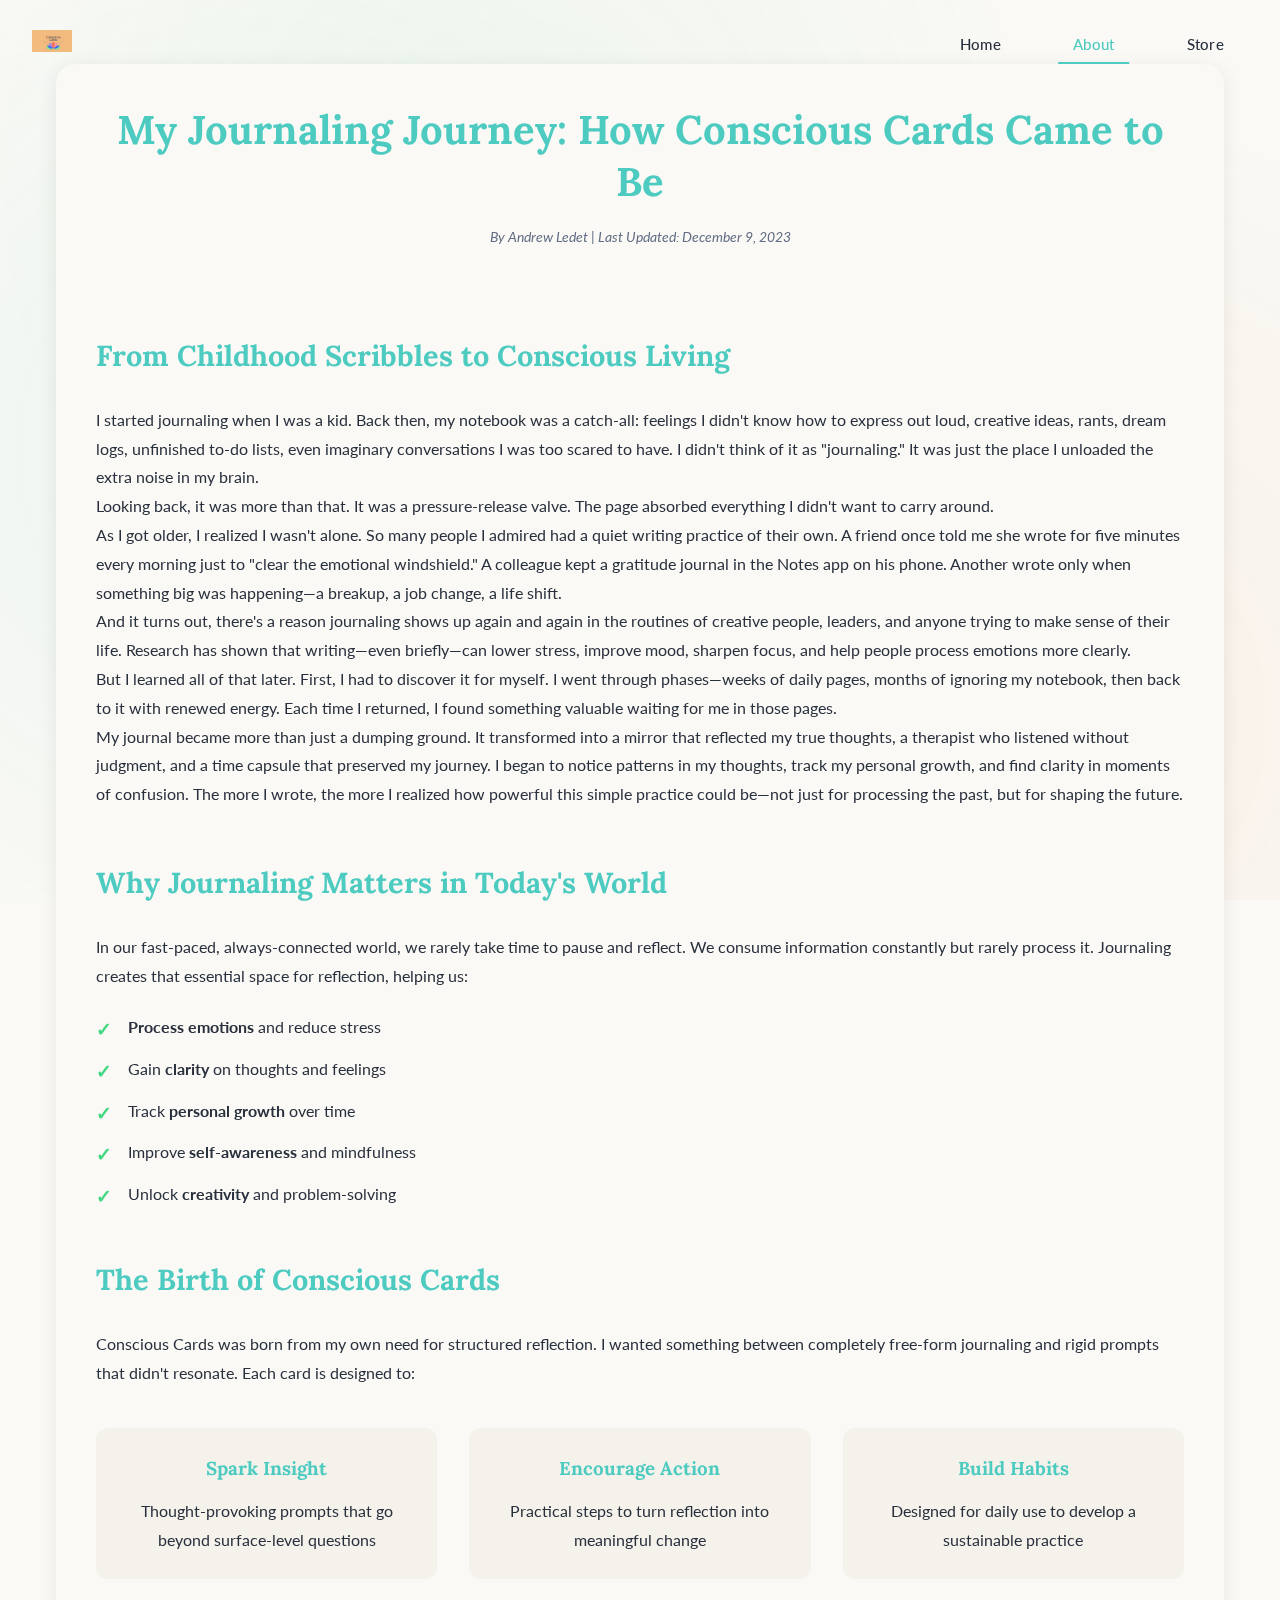
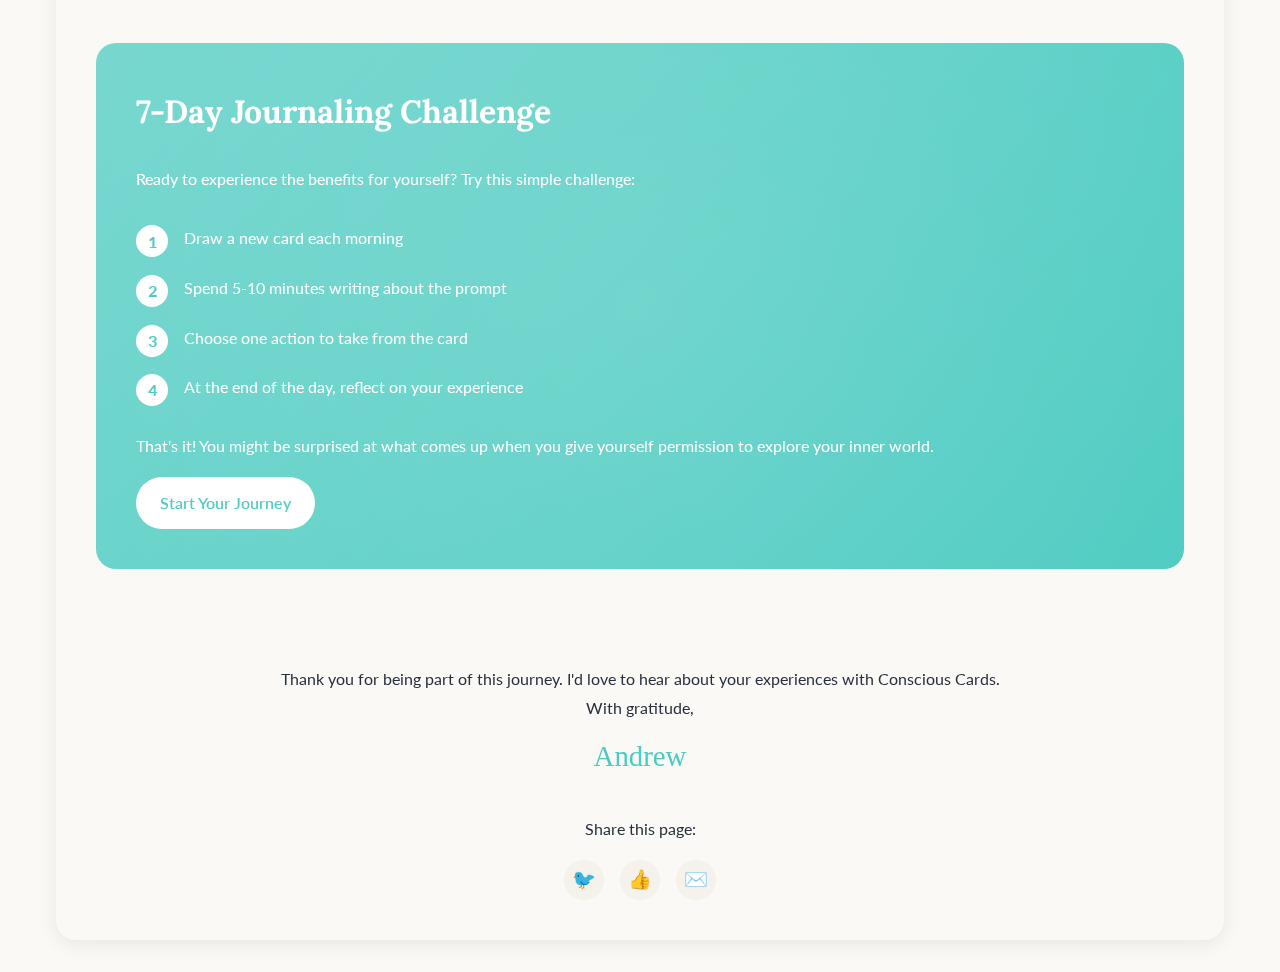
<file: about.html>
<!DOCTYPE html>
<html lang="en">
<head>
    <meta charset="UTF-8">
    <meta name="viewport" content="width=device-width, initial-scale=1.0">
    <meta name="description" content="Discover the story behind Conscious Cards - a mindful journaling tool designed to enhance self-awareness and personal growth through daily prompts and reflections.">
    <meta name="keywords" content="conscious cards, journaling, mindfulness, self-improvement, personal growth, daily prompts, reflection, mental health">
    <meta name="author" content="Andrew Ledet">
    <meta property="og:title" content="About Conscious Cards - Mindful Journaling for Personal Growth">
    <meta property="og:description" content="Discover the story behind Conscious Cards and how it can transform your journaling practice for better self-awareness and personal development.">
    <meta property="og:image" content="/images/og-image.jpg">
    <meta property="og:url" content="https://consciouscards.com/about">
    <meta name="twitter:card" content="summary_large_image">
    <title>About Conscious Cards | Mindful Journaling for Personal Growth</title>
    <link rel="canonical" href="https://consciouscards.com/about" />
    <link rel="icon" type="image/png" href="images/logo.png">
    <link rel="preconnect" href="https://fonts.googleapis.com">
    <link rel="preconnect" href="https://fonts.gstatic.com" crossorigin>
    <link href="https://fonts.googleapis.com/css2?family=Lora:wght@400;500;600;700&family=Lato:wght@300;400;500;700&display=swap" rel="stylesheet">
    <link rel="stylesheet" href="styles/main.css">
    <script type="application/ld+json">
    {
      "@context": "https://schema.org",
      "@type": "WebPage",
      "name": "About Conscious Cards",
      "description": "Discover the story behind Conscious Cards and how it can transform your journaling practice for better self-awareness and personal development.",
      "publisher": {
        "@type": "Organization",
        "name": "Conscious Cards",
        "logo": {
          "@type": "ImageObject",
          "url": "https://consciouscards.com/images/logo.png"
        }
      }
    }
    </script>
</head>
<body>
    <div id="loading-indicator" class="loading-indicator hidden">
      <div class="spinner"></div>
    </div>

    <div id="app-container">
        <header class="header" role="banner">
            <div class="header-content">
                <a href="index.html" class="header-logo-link">
                    <img src="images/logo.png" alt="Conscious Cards Logo" class="header-logo" width="40" height="40">
                </a>
                <nav class="navigation" aria-label="Main navigation">
                    <a href="index.html" class="nav-link">Home</a>
                    <a href="about.html" class="nav-link active">About</a>
                    <a href="store.html" class="nav-link">Store</a>
                </nav>
            </div>
        </header>

        <main class="about-page" role="main">
            <article class="about-article">
                <header class="about-header">
                    <h1>My Journaling Journey: How Conscious Cards Came to Be</h1>
                    <p class="article-meta">By Andrew Ledet | Last Updated: <time datetime="2023-12-09">December 9, 2023</time></p>
                </header>

                <section class="about-section">
                    <h2>From Childhood Scribbles to Conscious Living</h2>
                    <p>I started journaling when I was a kid. Back then, my notebook was a catch-all: feelings I didn't know how to express out loud, creative ideas, rants, dream logs, unfinished to-do lists, even imaginary conversations I was too scared to have. I didn't think of it as "journaling." It was just the place I unloaded the extra noise in my brain.</p>

                    <p>Looking back, it was more than that. It was a pressure-release valve. The page absorbed everything I didn't want to carry around.</p>

                    <p>As I got older, I realized I wasn't alone. So many people I admired had a quiet writing practice of their own. A friend once told me she wrote for five minutes every morning just to "clear the emotional windshield." A colleague kept a gratitude journal in the Notes app on his phone. Another wrote only when something big was happening—a breakup, a job change, a life shift.</p>

                    <p>And it turns out, there's a reason journaling shows up again and again in the routines of creative people, leaders, and anyone trying to make sense of their life. Research has shown that writing—even briefly—can lower stress, improve mood, sharpen focus, and help people process emotions more clearly.</p>

                    <p>But I learned all of that later. First, I had to discover it for myself. I went through phases—weeks of daily pages, months of ignoring my notebook, then back to it with renewed energy. Each time I returned, I found something valuable waiting for me in those pages.</p>

                    <p>My journal became more than just a dumping ground. It transformed into a mirror that reflected my true thoughts, a therapist who listened without judgment, and a time capsule that preserved my journey. I began to notice patterns in my thoughts, track my personal growth, and find clarity in moments of confusion. The more I wrote, the more I realized how powerful this simple practice could be—not just for processing the past, but for shaping the future.</p>
                    

                </section>

                <section class="about-section">
                    <h2>Why Journaling Matters in Today's World</h2>
                    <p>In our fast-paced, always-connected world, we rarely take time to pause and reflect. We consume information constantly but rarely process it. Journaling creates that essential space for reflection, helping us:</p>
                    
                    <ul class="benefits-list">
                        <li><strong>Process emotions</strong> and reduce stress</li>
                        <li>Gain <strong>clarity</strong> on thoughts and feelings</li>
                        <li>Track <strong>personal growth</strong> over time</li>
                        <li>Improve <strong>self-awareness</strong> and mindfulness</li>
                        <li>Unlock <strong>creativity</strong> and problem-solving</li>
                    </ul>
                </section>

                <section class="about-section">
                    <h2>The Birth of Conscious Cards</h2>
                    <p>Conscious Cards was born from my own need for structured reflection. I wanted something between completely free-form journaling and rigid prompts that didn't resonate. Each card is designed to:</p>
                    
                    <div class="card-features">
                        <div class="feature">
                            <h3>Spark Insight</h3>
                            <p>Thought-provoking prompts that go beyond surface-level questions</p>
                        </div>
                        <div class="feature">
                            <h3>Encourage Action</h3>
                            <p>Practical steps to turn reflection into meaningful change</p>
                        </div>
                        <div class="feature">
                            <h3>Build Habits</h3>
                            <p>Designed for daily use to develop a sustainable practice</p>
                        </div>
                    </div>
                </section>

                <section class="about-section challenge-section">
                    <div class="challenge-card">
                        <h2>7-Day Journaling Challenge</h2>
                        <p>Ready to experience the benefits for yourself? Try this simple challenge:</p>
                        
                        <ol class="challenge-steps">
                            <li>Draw a new card each morning</li>
                            <li>Spend 5-10 minutes writing about the prompt</li>
                            <li>Choose one action to take from the card</li>
                            <li>At the end of the day, reflect on your experience</li>
                        </ol>
                        
                        <p>That's it! You might be surprised at what comes up when you give yourself permission to explore your inner world.</p>
                        
                        <a href="index.html" class="cta-button">Start Your Journey</a>
                    </div>
                </section>

                <footer class="about-footer">
                    <p>Thank you for being part of this journey. I'd love to hear about your experiences with Conscious Cards.</p>
                    <p>With gratitude,<br><span class="signature">Andrew</span></p>
                    
                    <div class="social-sharing">
                        <p>Share this page:</p>
                        <div class="social-links">
                            <a href="https://twitter.com/intent/tweet?text=Discover%20Conscious%20Cards%20-%20mindful%20journaling%20for%20personal%20growth&url=https%3A%2F%2Fconsciouscards.com%2Fabout" target="_blank" rel="noopener noreferrer" aria-label="Share on Twitter">🐦</a>
                            <a href="https://www.facebook.com/sharer/sharer.php?u=https%3A%2F%2Fconsciouscards.com%2Fabout" target="_blank" rel="noopener noreferrer" aria-label="Share on Facebook">👍</a>
                            <a href="mailto:?subject=Check%20out%20Conscious%20Cards&body=I%20thought%20you%20might%20like%20this%20mindful%20journaling%20tool%3A%20https%3A%2F%2Fconsciouscards.com%2Fabout" aria-label="Share via Email">✉️</a>
                        </div>
                    </div>
                </footer>
            </article>
        </main>
    </div>

    <script>
        // Simple script to handle loading state
        document.addEventListener('DOMContentLoaded', () => {
            const loadingIndicator = document.getElementById('loading-indicator');
            if (loadingIndicator) {
                loadingIndicator.classList.add('hidden');
            }
            
            // Add smooth scrolling for anchor links
            document.querySelectorAll('a[href^="#"]').forEach(anchor => {
                anchor.addEventListener('click', function (e) {
                    e.preventDefault();
                    const target = document.querySelector(this.getAttribute('href'));
                    if (target) {
                        target.scrollIntoView({
                            behavior: 'smooth'
                        });
                    }
                });
            });
        });
    </script>
</body>
</html>
</file>
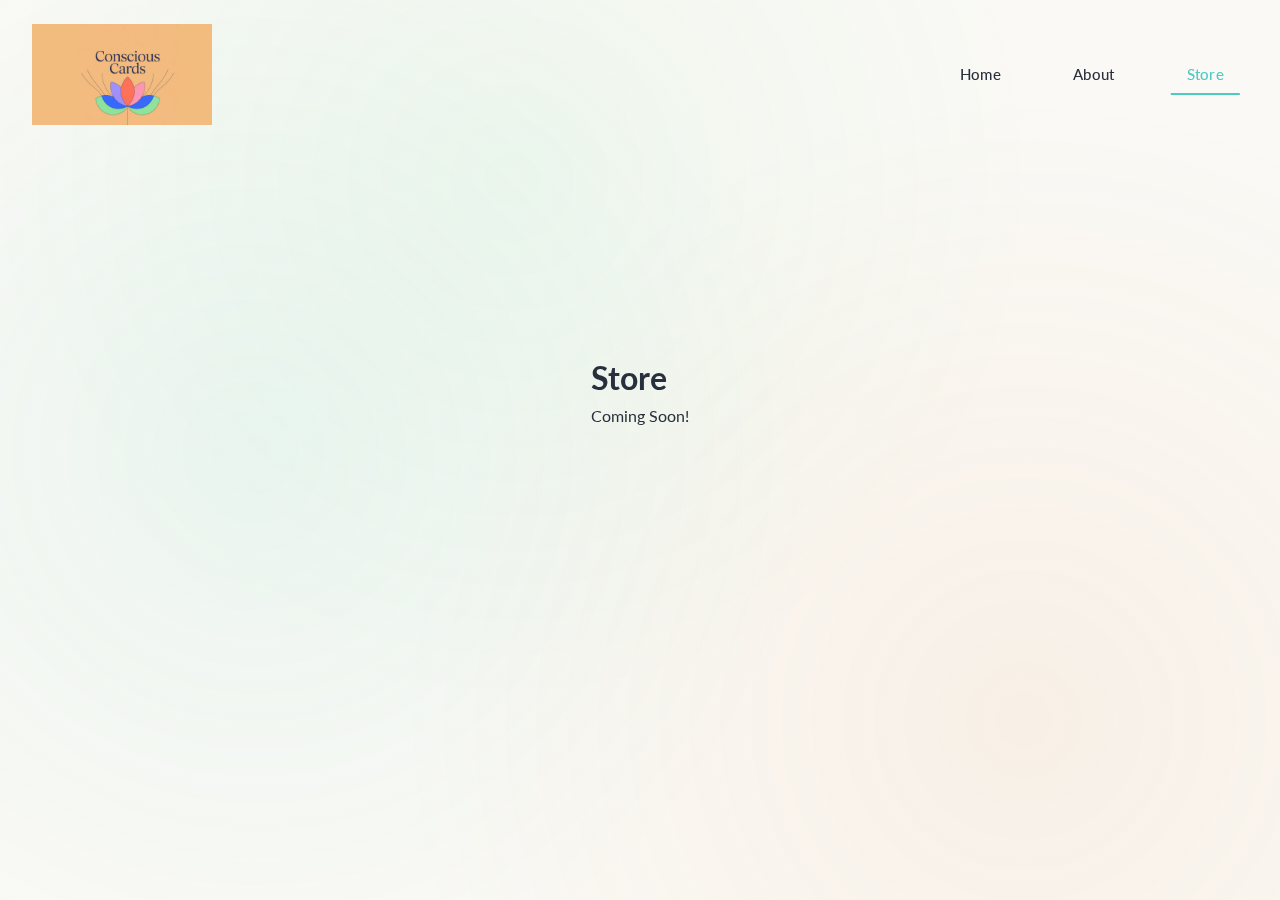
<file: store.html>
<!DOCTYPE html>
<html lang="en">
<head>
    <meta charset="UTF-8">
    <meta name="viewport" content="width=device-width, initial-scale=1.0">
    <meta name="description" content="Conscious Cards Store">
    <title>Store - Conscious Cards</title>
    <link rel="icon" type="image/png" href="images/logo.png">
    <link rel="preconnect" href="https://fonts.googleapis.com">
    <link rel="preconnect" href="https://fonts.gstatic.com" crossorigin>
    <link href="https://fonts.googleapis.com/css2?family=Lora:wght@400;600&family=Lato:wght@400;700&display=swap" rel="stylesheet">
    <link rel="stylesheet" href="styles/main.css">
</head>
<body>
    <header class="header" role="banner">
        <div class="header-content">
            <img src="images/logo.png" alt="Conscious Living Logo" class="header-logo">
            <nav class="navigation">
                <a href="index.html" class="nav-link">Home</a>
                <a href="about.html" class="nav-link">About</a>
                <a href="store.html" class="nav-link active">Store</a>
            </nav>
        </div>
    </header>

    <main class="card-container" role="main">
        <div class="static-page-container">
            <h1 class="static-page-title">Store</h1>
            <p>Coming Soon!</p>
        </div>
    </main>
</body>
</html>
</file>
<file: styles/main.css>
/* ============================================
   CONSCIOUS CARDS - PREMIUM DESIGN SYSTEM
   ============================================ */

/* CSS Variables - Premium Color Palette */
:root {
  /* Typography */
  --font-serif: "Fraunces", "Lora", serif;
  --font-sans: "Inter", "Lato", sans-serif;

  /* Light Mode Colors - Vibrant & Warm */
  --color-bg: hsl(45, 35%, 97%);
  --color-bg-secondary: hsl(45, 30%, 94%);
  --color-text: hsl(220, 20%, 20%);
  --color-text-secondary: hsl(220, 15%, 45%);

  /* Accent Colors - Rich & Vibrant */
  --color-primary: hsl(175, 55%, 55%);
  --color-primary-light: hsl(175, 55%, 65%);
  --color-primary-dark: hsl(175, 55%, 45%);

  --color-accent: hsl(25, 75%, 60%);
  --color-accent-light: hsl(25, 75%, 70%);

  --color-success: hsl(145, 65%, 55%);
  --color-warning: hsl(45, 90%, 60%);

  /* Glassmorphism */
  --glass-bg: hsla(0, 0%, 100%, 0.7);
  --glass-border: hsla(0, 0%, 100%, 0.3);
  --glass-shadow: 0 8px 32px 0 rgba(31, 38, 135, 0.15);
  --glass-blur: blur(12px);

  /* Shadows - Layered depth */
  --shadow-sm: 0 2px 8px rgba(0, 0, 0, 0.06);
  --shadow-md: 0 4px 20px rgba(0, 0, 0, 0.08);
  --shadow-lg: 0 10px 40px rgba(0, 0, 0, 0.12);
  --shadow-xl: 0 20px 60px rgba(0, 0, 0, 0.15);

  /* Transitions - Smooth & Natural */
  --transition-fast: 150ms cubic-bezier(0.4, 0, 0.2, 1);
  --transition-base: 300ms cubic-bezier(0.4, 0, 0.2, 1);
  --transition-slow: 500ms cubic-bezier(0.4, 0, 0.2, 1);
  --transition-spring: 600ms cubic-bezier(0.34, 1.56, 0.64, 1);

  /* Spacing */
  --space-xs: 0.5rem;
  --space-sm: 1rem;
  --space-md: 1.5rem;
  --space-lg: 2rem;
  --space-xl: 3rem;
  --space-2xl: 4rem;

  /* Border Radius */
  --radius-sm: 8px;
  --radius-md: 12px;
  --radius-lg: 20px;
  --radius-xl: 28px;
  --radius-full: 9999px;
}

/* Dark Mode */
[data-theme="dark"] {
  --color-bg: hsl(220, 25%, 10%);
  --color-bg-secondary: hsl(220, 25%, 15%);
  --color-text: hsl(45, 35%, 95%);
  --color-text-secondary: hsl(45, 20%, 70%);

  --glass-bg: hsla(220, 25%, 15%, 0.7);
  --glass-border: hsla(220, 25%, 30%, 0.3);
  --glass-shadow: 0 8px 32px 0 rgba(0, 0, 0, 0.4);
}

/* ============================================
   RESET & BASE STYLES
   ============================================ */

* {
  margin: 0;
  padding: 0;
  box-sizing: border-box;
}

html {
  scroll-behavior: smooth;
}

body {
  font-family: var(--font-sans);
  background: var(--color-bg);
  color: var(--color-text);
  line-height: 1.6;
  -webkit-font-smoothing: antialiased;
  -moz-osx-font-smoothing: grayscale;
  overflow-x: hidden;
  min-height: 100vh;
  position: relative;
}

/* Animated Background */
body::before {
  content: "";
  position: fixed;
  top: 0;
  left: 0;
  width: 100%;
  height: 100%;
  background: radial-gradient(
      circle at 20% 50%,
      hsla(175, 55%, 55%, 0.08) 0%,
      transparent 50%
    ),
    radial-gradient(
      circle at 80% 80%,
      hsla(25, 75%, 60%, 0.08) 0%,
      transparent 50%
    ),
    radial-gradient(
      circle at 40% 20%,
      hsla(145, 65%, 55%, 0.06) 0%,
      transparent 50%
    );
  z-index: -1;
  animation: backgroundPulse 20s ease-in-out infinite;
}

@keyframes backgroundPulse {
  0%,
  100% {
    opacity: 1;
  }
  50% {
    opacity: 0.7;
  }
}

/* ============================================
   HEADER
   ============================================ */

.header {
  position: fixed;
  top: 0;
  left: 0;
  width: 100%;
  padding: var(--space-md) var(--space-lg);
  background: transparent;
  z-index: 100;
  transition: all var(--transition-base);
}

.header.scrolled {
  background: var(--glass-bg);
  backdrop-filter: var(--glass-blur);
  -webkit-backdrop-filter: var(--glass-blur);
  border-bottom: 1px solid var(--glass-border);
  box-shadow: var(--shadow-sm);
  padding: var(--space-sm) var(--space-lg);
}

.header-content {
  max-width: 1400px;
  margin: 0 auto;
  display: flex;
  justify-content: space-between;
  align-items: center;
}

.header-logo {
  max-width: 180px;
  height: auto;
  transition: transform var(--transition-base);
}

.header-logo:hover {
  transform: scale(1.05);
}

/* Navigation */
.navigation {
  display: flex;
  gap: var(--space-md);
  align-items: center;
}

.nav-link {
  color: var(--color-text);
  text-decoration: none;
  font-weight: 500;
  font-size: 0.95rem;
  padding: var(--space-xs) var(--space-md);
  border-radius: var(--radius-full);
  transition: all var(--transition-base);
  position: relative;
  letter-spacing: 0.3px;
}

.nav-link::before {
  content: "";
  position: absolute;
  bottom: 0;
  left: 50%;
  transform: translateX(-50%) scaleX(0);
  width: 80%;
  height: 2px;
  background: var(--color-primary);
  transition: transform var(--transition-base);
}

.nav-link:hover {
  color: var(--color-primary);
}

.nav-link:hover::before,
.nav-link.active::before {
  transform: translateX(-50%) scaleX(1);
}

.nav-link.active {
  color: var(--color-primary);
}

/* Theme Toggle */
.theme-toggle {
  background: var(--glass-bg);
  border: 1px solid var(--glass-border);
  backdrop-filter: var(--glass-blur);
  -webkit-backdrop-filter: var(--glass-blur);
  padding: var(--space-xs);
  border-radius: var(--radius-full);
  cursor: pointer;
  transition: all var(--transition-base);
  display: flex;
  align-items: center;
  justify-content: center;
  width: 40px;
  height: 40px;
}

.theme-toggle:hover {
  transform: rotate(180deg);
  box-shadow: var(--shadow-md);
}

/* ============================================
   MAIN CONTENT
   ============================================ */

main {
  margin-top: 120px;
  padding: var(--space-xl) var(--space-md);
  min-height: calc(100vh - 120px);
  display: flex;
  flex-direction: column;
  align-items: center;
  justify-content: center;
}

.card-container {
  width: 100%;
  max-width: 1200px;
  margin: 0 auto;
  display: flex;
  flex-direction: column;
  align-items: center;
  gap: var(--space-2xl);
}

/* ============================================
   CARD - PREMIUM 3D DESIGN
   ============================================ */

.card {
  width: 100%;
  max-width: 600px;
  perspective: 2000px;
  position: relative;
}

.card-inner {
  position: relative;
  width: 100%;
  min-height: 600px;
  transition: transform var(--transition-slow);
  transform-style: preserve-3d;
}

.card.flipped .card-inner {
  transform: rotateY(180deg);
}

.card-front,
.card-back {
  position: absolute;
  width: 100%;
  min-height: 600px;
  backface-visibility: hidden;
  -webkit-backface-visibility: hidden;
  border-radius: var(--radius-xl);
  padding: var(--space-2xl);
  display: flex;
  flex-direction: column;
  align-items: center;
  justify-content: center;
  background: var(--glass-bg);
  backdrop-filter: var(--glass-blur);
  -webkit-backdrop-filter: var(--glass-blur);
  border: 1px solid var(--glass-border);
  box-shadow: var(--shadow-xl);
  transition: all var(--transition-base);
  overflow: hidden;
}

.card-front {
  background: linear-gradient(
    135deg,
    var(--glass-bg) 0%,
    hsla(0, 0%, 100%, 0.5) 100%
  );
}

.card-back {
  transform: rotateY(180deg);
  background: linear-gradient(
    135deg,
    var(--glass-bg) 0%,
    hsla(0, 0%, 100%, 0.4) 100%
  );
}

/* Card Hover Effect - 3D Tilt */
.card-front:hover,
.card-back:hover {
  box-shadow: var(--shadow-xl), 0 0 40px rgba(94, 124, 125, 0.2);
}

/* Holographic Shimmer Effect */
.card-front::after,
.card-back::after {
  content: "";
  position: absolute;
  top: -50%;
  left: -50%;
  width: 200%;
  height: 200%;
  background: linear-gradient(
    45deg,
    transparent 30%,
    rgba(255, 255, 255, 0.1) 50%,
    transparent 70%
  );
  transform: rotate(45deg);
  animation: shimmer 3s infinite;
}

@keyframes shimmer {
  0% {
    transform: translateX(-100%) translateY(-100%) rotate(45deg);
  }
  100% {
    transform: translateX(100%) translateY(100%) rotate(45deg);
  }
}

/* Card Branding */
.card-branding {
  position: absolute;
  top: var(--space-md);
  left: var(--space-md);
  font-size: 0.75rem;
  letter-spacing: 3px;
  text-transform: uppercase;
  font-weight: 700;
  color: var(--color-primary);
  opacity: 0.7;
  z-index: 10;
}

/* Card Title */
.card-title {
  font-family: var(--font-serif);
  font-size: clamp(2.5rem, 5vw, 3.5rem);
  font-weight: 600;
  margin-bottom: var(--space-lg);
  line-height: 1.2;
  text-align: center;
  background: linear-gradient(
    135deg,
    var(--color-primary),
    var(--color-accent)
  );
  -webkit-background-clip: text;
  -webkit-text-fill-color: transparent;
  background-clip: text;
  position: relative;
  animation: fadeInUp 0.6s var(--transition-spring);
}

.card-title::after {
  content: "";
  position: absolute;
  bottom: -15px;
  left: 50%;
  transform: translateX(-50%);
  width: 60px;
  height: 3px;
  background: linear-gradient(90deg, var(--color-primary), var(--color-accent));
  border-radius: var(--radius-full);
}

/* Progressive Disclosure States */
.card-content {
  width: 100%;
  max-width: 500px;
  display: flex;
  flex-direction: column;
  gap: var(--space-lg);
  align-items: center;
}

.card-section {
  width: 100%;
  opacity: 0;
  transform: translateY(20px);
  transition: all var(--transition-slow);
}

.card-section.visible {
  opacity: 1;
  transform: translateY(0);
}

.card-label {
  font-size: 0.85rem;
  font-weight: 700;
  text-transform: uppercase;
  letter-spacing: 2px;
  color: var(--color-primary);
  margin-bottom: var(--space-sm);
  text-align: center;
}

.card-text {
  font-size: 1.15rem;
  line-height: 1.8;
  color: var(--color-text);
  text-align: center;
  font-weight: 400;
}

/* Stick Figure Illustration */
.card-illustration {
  width: 220px;
  height: 220px;
  margin: var(--space-lg) 0;
  position: relative;
  display: flex;
  align-items: center;
  justify-content: center;
  transition: transform var(--transition-base);
}

.card-illustration:hover {
  transform: scale(1.05);
}

.card-illustration {
  display: flex;
  align-items: center;
  justify-content: center;
  width: 100%;
  height: 200px; /* Fixed height for consistency */
  padding: 1rem;
  background: transparent;
  position: relative;
  overflow: hidden;
}

.card-illustration img {
  max-width: 100%;
  max-height: 100%;
  width: auto;
  height: auto;
  display: block;
  margin: 0 auto;
  object-fit: contain;
  image-rendering: -webkit-optimize-contrast;
  image-rendering: crisp-edges;
  filter: drop-shadow(0 4px 8px rgba(0, 0, 0, 0.15));
  transition: all var(--transition-base);
  background: transparent;
  backface-visibility: hidden;
  -webkit-backface-visibility: hidden;
  -moz-backface-visibility: hidden;
  transform: translate3d(0, 0, 0);
  -webkit-transform: translate3d(0, 0, 0);
  -moz-transform: translate3d(0, 0, 0);
}

.card-illustration:hover img {
  filter: drop-shadow(0 6px 16px rgba(0, 0, 0, 0.15));
  transform: translateY(-2px);
}

/* Actions */
.card-actions {
  width: 100%;
  display: flex;
  flex-direction: column;
  gap: var(--space-md);
}

.action-item {
  display: flex;
  align-items: flex-start;
  gap: var(--space-md);
  padding: var(--space-md);
  background: var(--glass-bg);
  border: 1px solid var(--glass-border);
  border-radius: var(--radius-md);
  transition: all var(--transition-base);
  cursor: pointer;
}

.action-item:hover {
  transform: translateX(5px);
  box-shadow: var(--shadow-md);
  border-color: var(--color-primary);
}

.action-checkbox {
  width: 24px;
  height: 24px;
  min-width: 24px;
  border: 2px solid var(--color-primary);
  border-radius: 6px;
  cursor: pointer;
  transition: all var(--transition-base);
  position: relative;
  background: transparent;
}

.action-checkbox.checked {
  background: var(--color-primary);
  animation: checkPop var(--transition-spring);
}

.action-checkbox.checked::after {
  content: "✓";
  position: absolute;
  top: 50%;
  left: 50%;
  transform: translate(-50%, -50%);
  color: white;
  font-size: 16px;
  font-weight: bold;
}

@keyframes checkPop {
  0% {
    transform: scale(1);
  }
  50% {
    transform: scale(1.2);
  }
  100% {
    transform: scale(1);
  }
}

/* Particle Effect on Check */
.particle {
  position: absolute;
  width: 6px;
  height: 6px;
  background: var(--color-primary);
  border-radius: 50%;
  pointer-events: none;
  animation: particleBurst 0.6s ease-out forwards;
}

@keyframes particleBurst {
  0% {
    transform: translate(0, 0) scale(1);
    opacity: 1;
  }
  100% {
    transform: translate(var(--tx), var(--ty)) scale(0);
    opacity: 0;
  }
}

/* ============================================
   BUTTONS
   ============================================ */

.card-buttons {
  display: flex;
  flex-direction: column;
  gap: var(--space-sm);
  margin-bottom: var(--space-xl);
}

.card-buttons .action-button {
  width: 100%;
  justify-content: center;
  margin: 0;
}

.action-button {
  padding: var(--space-md) var(--space-xl);
  font-size: 1rem;
  font-weight: 600;
  color: var(--color-text);
  background: var(--glass-bg);
  backdrop-filter: var(--glass-blur);
  -webkit-backdrop-filter: var(--glass-blur);
  border: 2px solid var(--color-primary);
  border-radius: var(--radius-full);
  cursor: pointer;
  transition: all var(--transition-base);
  letter-spacing: 0.5px;
  position: relative;
  overflow: hidden;
}

.action-button::before {
  content: "";
  position: absolute;
  top: 50%;
  left: 50%;
  width: 0;
  height: 0;
  border-radius: 50%;
  background: var(--color-primary);
  transform: translate(-50%, -50%);
  transition: width var(--transition-base), height var(--transition-base);
  z-index: -1;
}

.action-button:hover {
  color: white;
  transform: translateY(-2px);
  box-shadow: var(--shadow-lg);
}

.action-button:hover::before {
  width: 300px;
  height: 300px;
}

.action-button:active {
  transform: translateY(0);
}

.action-button.primary {
  background: var(--color-primary);
  color: white;
}

.action-button.secondary {
  border-color: var(--color-text-secondary);
}

/* Flip Button */
.flip-button {
  position: absolute;
  bottom: var(--space-md);
  right: var(--space-md);
  width: 48px;
  height: 48px;
  background: var(--glass-bg);
  backdrop-filter: var(--glass-blur);
  -webkit-backdrop-filter: var(--glass-blur);
  border: 2px solid var(--color-primary);
  border-radius: 50%;
  cursor: pointer;
  display: flex;
  align-items: center;
  justify-content: center;
  transition: all var(--transition-base);
  z-index: 10;
}

.flip-button:hover {
  transform: rotate(180deg) scale(1.1);
  box-shadow: var(--shadow-lg);
  background: var(--color-primary);
}

.flip-button:hover svg {
  color: white;
}

.flip-button svg {
  width: 24px;
  height: 24px;
  color: var(--color-primary);
  transition: color var(--transition-base);
}

/* ============================================
   STATS & TRACKING
   ============================================ */

.stats-container {
  width: 100%;
  max-width: 600px;
  display: flex;
  gap: var(--space-md);
  justify-content: center;
  flex-wrap: wrap;
}

.stat-card {
  flex: 1;
  min-width: 150px;
  padding: var(--space-md);
  background: var(--glass-bg);
  backdrop-filter: var(--glass-blur);
  -webkit-backdrop-filter: var(--glass-blur);
  border: 1px solid var(--glass-border);
  border-radius: var(--radius-lg);
  text-align: center;
  transition: all var(--transition-base);
}

.stat-card:hover {
  transform: translateY(-5px);
  box-shadow: var(--shadow-lg);
}

.stat-value {
  font-size: 2rem;
  font-weight: 700;
  background: linear-gradient(
    135deg,
    var(--color-primary),
    var(--color-accent)
  );
  -webkit-background-clip: text;
  -webkit-text-fill-color: transparent;
  background-clip: text;
  margin-bottom: var(--space-xs);
}

.stat-label {
  font-size: 0.85rem;
  color: var(--color-text-secondary);
  text-transform: uppercase;
  letter-spacing: 1px;
}

/* Favorite Heart */
.favorite-button {
  position: absolute;
  top: var(--space-md);
  right: var(--space-md);
  width: 48px;
  height: 48px;
  background: transparent;
  border: none;
  cursor: pointer;
  z-index: 10;
  transition: transform var(--transition-base);
}

.favorite-button:hover {
  transform: scale(1.2);
}

.favorite-button svg {
  width: 32px;
  height: 32px;
  fill: none;
  stroke: var(--color-accent);
  stroke-width: 2;
  transition: all var(--transition-base);
}

.favorite-button.favorited svg {
  fill: var(--color-accent);
  animation: heartBeat 0.6s ease;
}

@keyframes heartBeat {
  0%,
  100% {
    transform: scale(1);
  }
  25% {
    transform: scale(1.3);
  }
  50% {
    transform: scale(1.1);
  }
}

/* ============================================
   ANIMATIONS
   ============================================ */

@keyframes fadeInUp {
  from {
    opacity: 0;
    transform: translateY(30px);
  }
  to {
    opacity: 1;
    transform: translateY(0);
  }
}

@keyframes fadeIn {
  from {
    opacity: 0;
  }
  to {
    opacity: 1;
  }
}

.fade-in {
  animation: fadeIn var(--transition-slow);
}

.fade-out {
  animation: fadeIn var(--transition-slow) reverse;
}

/* ============================================
   UTILITY CLASSES
   ============================================ */

.hidden {
  display: none !important;
}

.sr-only {
  position: absolute;
  width: 1px;
  height: 1px;
  padding: 0;
  margin: -1px;
  overflow: hidden;
  clip: rect(0, 0, 0, 0);
  white-space: nowrap;
  border: 0;
}

/* ============================================
   SHARE MODAL
   ============================================ */

.share-modal {
  position: fixed;
  top: 0;
  left: 0;
  width: 100%;
  height: 100%;
  z-index: 1000;
  display: flex;
  align-items: center;
  justify-content: center;
  animation: fadeIn var(--transition-base);
}

.share-modal.hidden {
  display: none;
}

.share-modal-overlay {
  position: absolute;
  top: 0;
  left: 0;
  width: 100%;
  height: 100%;
  background: rgba(0, 0, 0, 0.6);
  backdrop-filter: blur(8px);
  -webkit-backdrop-filter: blur(8px);
}

.share-modal-content {
  position: relative;
  background: var(--glass-bg);
  backdrop-filter: var(--glass-blur);
  -webkit-backdrop-filter: var(--glass-blur);
  border: 1px solid var(--glass-border);
  border-radius: var(--radius-xl);
  padding: var(--space-2xl);
  max-width: 500px;
  width: 90%;
  box-shadow: var(--shadow-xl);
  animation: slideUpModal 0.4s var(--transition-spring);
  z-index: 1001;
}

@keyframes slideUpModal {
  from {
    opacity: 0;
    transform: translateY(30px) scale(0.95);
  }
  to {
    opacity: 1;
    transform: translateY(0) scale(1);
  }
}

.close-modal-btn {
  position: absolute;
  top: var(--space-md);
  right: var(--space-md);
  background: transparent;
  border: none;
  cursor: pointer;
  padding: var(--space-xs);
  border-radius: 50%;
  transition: all var(--transition-base);
  display: flex;
  align-items: center;
  justify-content: center;
}

.close-modal-btn:hover {
  background: var(--color-bg-secondary);
  transform: rotate(90deg);
}

.close-modal-btn svg {
  color: var(--color-text-secondary);
}

.share-modal-title {
  font-family: var(--font-serif);
  font-size: 2rem;
  font-weight: 600;
  color: var(--color-text);
  margin-bottom: var(--space-xs);
  text-align: center;
}

.share-modal-subtitle {
  font-size: 1rem;
  color: var(--color-text-secondary);
  margin-bottom: var(--space-xl);
  text-align: center;
}

.share-link-container {
  display: flex;
  gap: var(--space-sm);
  margin-bottom: var(--space-xl);
  flex-wrap: wrap;
}

.share-link-input {
  flex: 1;
  min-width: 200px;
  padding: var(--space-md);
  border: 2px solid var(--glass-border);
  border-radius: var(--radius-md);
  background: var(--color-bg);
  color: var(--color-text);
  font-size: 0.9rem;
  font-family: var(--font-sans);
  transition: all var(--transition-base);
}

.share-link-input:focus {
  outline: none;
  border-color: var(--color-primary);
  box-shadow: 0 0 0 3px rgba(100, 217, 195, 0.1);
}

.copy-link-btn {
  padding: var(--space-md) var(--space-lg);
  background: var(--color-primary);
  color: white;
  border: none;
  border-radius: var(--radius-md);
  font-weight: 600;
  cursor: pointer;
  transition: all var(--transition-base);
  display: flex;
  align-items: center;
  gap: var(--space-xs);
  white-space: nowrap;
}

.copy-link-btn:hover {
  background: var(--color-primary-dark);
  transform: translateY(-2px);
  box-shadow: var(--shadow-md);
}

/* ============================================
   ABOUT PAGE STYLES
   ============================================ */

.about-page {
  max-width: 1200px;
  margin: 0 auto;
  padding: 2rem 1rem;
  color: var(--color-text);
  line-height: 1.8;
  font-family: var(--font-sans);
}

.about-article {
  background: var(--color-bg);
  border-radius: var(--radius-lg);
  padding: 2.5rem;
  box-shadow: var(--shadow-md);
  margin-top: 2rem;
}

.about-header {
  text-align: center;
  margin-bottom: 3rem;
  padding-bottom: 2rem;
  border-bottom: 1px solid var(--border-color);
}

.about-header h1 {
  font-size: 2.5rem;
  color: var(--color-primary);
  margin-bottom: 1rem;
  line-height: 1.3;
  font-family: var(--font-serif);
}

.article-meta {
  color: var(--color-text-secondary);
  font-style: italic;
  font-size: 0.9rem;
}

.about-section {
  margin-bottom: 3rem;
}

.about-section h2 {
  color: var(--color-primary);
  margin: 2.5rem 0 1.5rem;
  font-size: 1.8rem;
  font-family: var(--font-serif);
}

.about-image {
  margin: 2rem 0;
  text-align: center;
}

.about-image img {
  max-width: 100%;
  height: auto;
  border-radius: var(--radius-md);
  box-shadow: var(--shadow-sm);
  transition: transform 0.3s ease;
}

.about-image img:hover {
  transform: scale(1.02);
}

.about-image figcaption {
  margin-top: 0.5rem;
  font-size: 0.9rem;
  color: var(--color-text-secondary);
  font-style: italic;
}

.benefits-list {
  list-style: none;
  padding: 0;
  margin: 1.5rem 0;
  display: grid;
  gap: 1rem;
}

.benefits-list li {
  padding-left: 2rem;
  position: relative;
  line-height: 1.6;
}

.benefits-list li:before {
  content: "✓";
  color: var(--color-success);
  position: absolute;
  left: 0;
  font-weight: bold;
  font-size: 1.2em;
}

.card-features {
  display: grid;
  grid-template-columns: repeat(auto-fit, minmax(250px, 1fr));
  gap: 2rem;
  margin: 2.5rem 0;
}

.feature {
  background: var(--color-bg-secondary);
  padding: 1.5rem;
  border-radius: var(--radius-md);
  border: 1px solid var(--border-color);
  transition: transform 0.3s ease, box-shadow 0.3s ease;
  text-align: center;
}

.feature:hover {
  transform: translateY(-5px);
  box-shadow: var(--shadow-md);
}

.feature h3 {
  color: var(--color-primary);
  margin-top: 0;
  margin-bottom: 0.75rem;
  font-family: var(--font-serif);
}

/* Challenge Section */
.challenge-section {
  margin: 4rem 0;
}

.challenge-card {
  background: linear-gradient(135deg, var(--color-primary-light), var(--color-primary));
  color: white;
  padding: 2.5rem;
  border-radius: var(--radius-lg);
  position: relative;
  overflow: hidden;
}

.challenge-card:before {
  content: "";
  position: absolute;
  top: -50%;
  right: -50%;
  width: 200%;
  height: 200%;
  background: radial-gradient(circle, rgba(255,255,255,0.1) 0%, rgba(255,255,255,0) 60%);
  pointer-events: none;
}

.challenge-card h2 {
  color: white;
  margin-top: 0;
  position: relative;
  font-family: var(--font-serif);
  font-size: 2rem;
}

.challenge-steps {
  counter-reset: step;
  list-style: none;
  padding: 0;
  margin: 2rem 0;
}

.challenge-steps li {
  counter-increment: step;
  position: relative;
  padding-left: 3rem;
  margin-bottom: 1.5rem;
  line-height: 1.6;
}

.challenge-steps li:before {
  content: counter(step);
  position: absolute;
  left: 0;
  top: 0;
  background: white;
  color: var(--color-primary);
  width: 2rem;
  height: 2rem;
  border-radius: 50%;
  display: flex;
  align-items: center;
  justify-content: center;
  font-weight: bold;
  font-family: var(--font-sans);
}

.cta-button {
  display: inline-block;
  background: white;
  color: var(--color-primary);
  padding: 0.75rem 1.5rem;
  border-radius: var(--radius-full);
  text-decoration: none;
  font-weight: 600;
  margin-top: 1rem;
  transition: transform 0.2s ease, box-shadow 0.2s ease;
  font-family: var(--font-sans);
  border: none;
  cursor: pointer;
  font-size: 1rem;
}

.cta-button:hover {
  transform: translateY(-2px);
  box-shadow: 0 4px 12px rgba(0,0,0,0.2);
  text-decoration: none;
}

/* About Footer */
.about-footer {
  margin-top: 4rem;
  padding-top: 2rem;
  border-top: 1px solid var(--border-color);
  text-align: center;
}

.signature {
  font-family: 'Dancing Script', cursive;
  font-size: 1.8rem;
  display: block;
  margin-top: 0.5rem;
  color: var(--color-primary);
}

.social-sharing {
  margin-top: 2rem;
}

.social-links {
  display: flex;
  justify-content: center;
  gap: 1rem;
  margin-top: 1rem;
}

.social-links a {
  display: flex;
  align-items: center;
  justify-content: center;
  width: 40px;
  height: 40px;
  background: var(--color-bg-secondary);
  border-radius: 50%;
  transition: all 0.2s ease;
  text-decoration: none;
  font-size: 1.2rem;
  color: var(--color-text);
}

.social-links a:hover {
  background: var(--color-primary);
  color: white;
  transform: translateY(-2px);
}

/* Loading Indicator */
.loading-indicator {
  position: fixed;
  top: 0;
  left: 0;
  right: 0;
  bottom: 0;
  background: rgba(255, 255, 255, 0.9);
  display: flex;
  flex-direction: column;
  justify-content: center;
  align-items: center;
  z-index: 1000;
  backdrop-filter: blur(5px);
}

.loading-indicator.hidden {
  display: none;
}

.spinner {
  width: 50px;
  height: 50px;
  border: 5px solid var(--color-primary-light);
  border-radius: 50%;
  border-top-color: var(--color-primary);
  animation: spin 1s ease-in-out infinite;
  margin-bottom: 1rem;
}

@keyframes spin {
  to { transform: rotate(360deg); }
}

/* Responsive Adjustments */
@media (max-width: 768px) {
  .about-article {
    padding: 1.5rem;
  }
  
  .about-header h1 {
    font-size: 2rem;
  }
  
  .card-features {
    grid-template-columns: 1fr;
  }
  
  .challenge-card {
    padding: 1.5rem;
  }
  
  .about-section h2 {
    font-size: 1.5rem;
  }
}

/* Print Styles */
@media print {
  .about-page {
    padding: 0;
  }
  
  .about-article {
    box-shadow: none;
    padding: 0;
  }
  
  .social-sharing,
  .cta-button {
    display: none;
  }
  
  .challenge-card {
    break-inside: avoid;
  }
}

.copy-link-btn svg {
  width: 20px;
  height: 20px;
}

.share-options-label {
  font-size: 0.9rem;
  color: var(--color-text-secondary);
  margin-bottom: var(--space-md);
  text-align: center;
  text-transform: uppercase;
  letter-spacing: 1px;
  font-weight: 600;
}

.share-buttons {
  display: flex;
  gap: var(--space-md);
  justify-content: center;
  flex-wrap: wrap;
}

.share-option-btn {
  flex: 1;
  min-width: 120px;
  padding: var(--space-md);
  background: var(--glass-bg);
  border: 2px solid var(--glass-border);
  border-radius: var(--radius-md);
  cursor: pointer;
  transition: all var(--transition-base);
  display: flex;
  flex-direction: column;
  align-items: center;
  gap: var(--space-xs);
  font-weight: 600;
  color: var(--color-text);
}

.share-option-btn:hover {
  transform: translateY(-3px);
  box-shadow: var(--shadow-md);
  border-color: var(--color-primary);
}

.share-option-btn svg {
  width: 24px;
  height: 24px;
  color: var(--color-primary);
}

.share-option-btn[data-share="twitter"]:hover {
  background: #1DA1F2;
  color: white;
  border-color: #1DA1F2;
}

.share-option-btn[data-share="twitter"]:hover svg {
  color: white;
}

.share-option-btn[data-share="facebook"]:hover {
  background: #1877F2;
  color: white;
  border-color: #1877F2;
}

.share-option-btn[data-share="facebook"]:hover svg {
  color: white;
}

.share-option-btn[data-share="email"]:hover {
  background: var(--color-accent);
  color: white;
  border-color: var(--color-accent);
}

.share-option-btn[data-share="email"]:hover svg {
  color: white;
  stroke: white;
}


/* ============================================
   RESPONSIVE DESIGN
   ============================================ */

@media (max-width: 768px) {
  .header {
    padding: var(--space-sm) var(--space-md);
  }

  .header-logo {
    max-width: 140px;
  }

  .navigation {
    gap: var(--space-sm);
  }

  .nav-link {
    font-size: 0.85rem;
    padding: var(--space-xs) var(--space-sm);
  }

  main {
    margin-top: 80px;
    padding: var(--space-lg) var(--space-sm);
  }

  .card-container {
    gap: var(--space-lg);
  }

  .card-inner {
    min-height: auto;
  }

  .card-front,
  .card-back {
    padding: var(--space-lg) var(--space-md);
    min-height: auto;
  }

  .card-title {
    font-size: 2rem;
    margin-bottom: var(--space-md);
  }

  .card-text {
    font-size: 1rem;
  }

  .card-illustration {
    width: 180px;
    height: 180px;
    margin: var(--space-md) 0;
  }

  .stats-container {
    flex-direction: row;
    gap: var(--space-sm);
  }

  .stat-card {
    min-width: 0;
    flex: 1;
    padding: var(--space-sm);
  }

  .stat-value {
    font-size: 1.5rem;
  }

  .stat-label {
    font-size: 0.7rem;
  }

  /* Fix button layout on mobile */
  .card-buttons {
    width: 100%;
    flex-direction: column;
    gap: var(--space-sm);
  }

  .action-button {
    width: 100%;
    padding: var(--space-md);
    font-size: 0.95rem;
  }

  /* Adjust favorite and flip buttons for mobile */
  .favorite-button,
  .flip-button {
    width: 40px;
    height: 40px;
  }

  .favorite-button svg {
    width: 24px;
    height: 24px;
  }

  .flip-button svg {
    width: 20px;
    height: 20px;
  }

  /* Better spacing for card sections */
  .card-section {
    padding: 0;
  }

  .action-item {
    padding: var(--space-sm);
    gap: var(--space-sm);
  }
}

/* Extra small screens */
@media (max-width: 480px) {
  .header-logo {
    max-width: 120px;
  }

  .nav-link {
    font-size: 0.75rem;
    padding: var(--space-xs);
  }

  .theme-toggle {
    width: 36px;
    height: 36px;
  }

  .card-title {
    font-size: 1.75rem;
  }

  .card-illustration {
    width: 160px;
    height: 160px;
  }

  .card-branding {
    font-size: 0.65rem;
    letter-spacing: 2px;
  }
}

/* Reduced Motion */
@media (prefers-reduced-motion: reduce) {
  *,
  *::before,
  *::after {
    animation-duration: 0.01ms !important;
    animation-iteration-count: 1 !important;
    transition-duration: 0.01ms !important;
  }
}

/* Main card container with side buttons */
.card-container {
  position: relative;
  width: 100%;
  max-width: 800px;
  margin: 0 auto;
  padding: 0 80px; /* Add padding for side buttons */
  box-sizing: border-box;
}

/* Show Actions Button */
#show-actions-btn {
  display: block;
  margin: var(--space-lg) auto 0;
  padding: var(--space-sm) var(--space-lg);
  text-align: center;
  width: auto;
  min-width: 180px;
  max-width: 100%;
  position: relative;
  bottom: 0;
  left: 50%;
  transform: translateX(-50%);
}

/* Side-aligned action buttons */
.main-actions {
  display: flex;
  flex-direction: column;
  gap: var(--space-md);
  position: absolute;
  top: 50%;
  transform: translateY(-50%);
  width: 140px;
  z-index: 10;
}

.main-actions.left {
  left: 0;
  align-items: flex-start;
  padding-right: var(--space-md);
}

.main-actions.right {
  right: 0;
  align-items: flex-end;
  padding-left: var(--space-md);
}

.main-actions .action-button {
  width: auto;
  min-width: 120px;
  max-width: 180px;
  padding: var(--space-sm) var(--space-md);
  font-size: 1rem;
  white-space: nowrap;
  overflow: visible;
  text-overflow: clip;
  flex-shrink: 0;
}

/* Remove bottom padding since we're not fixed anymore */
main {
  padding-bottom: var(--space-2xl);
}

/* Responsive adjustments */
@media (max-width: 768px) {
  .card-container {
    padding: 0 20px;
  }
  
  .main-actions {
    position: static;
    flex-direction: row;
    width: 100%;
    max-width: 100%;
    margin: var(--space-lg) 0;
    transform: none;
    justify-content: center;
  }
  
  .main-actions.left,
  .main-actions.right {
    padding: 0;
    position: static;
    align-items: center;
  }
  
  .main-actions .action-button {
    max-width: 180px;
    min-width: 140px;
  }
}

@media (max-width: 768px) {
  .main-actions {
    gap: var(--space-sm);
    padding: var(--space-sm);
  }
  .main-actions .action-button {
    min-width: 0;
    flex: 1;
  }
  
  #show-actions-btn {
    width: 100%;
    max-width: 300px;
    margin: var(--space-md) auto 0;
  }
}

/* Journeys Word Cloud */
.word-cloud {
  display: flex;
  flex-wrap: wrap;
  gap: 0.75rem 1rem;
  align-items: center;
}

.word-cloud-item {
  cursor: pointer;
  color: var(--color-text);
  transition: transform var(--transition-base), color var(--transition-base);
}

.word-cloud-item:hover {
  color: var(--color-primary);
  transform: translateY(-2px);
}

/* Hide the old sidebar */
.sidebar {
  display: none;
}

/* Adjust main grid to remove sidebar space */
.main-with-sidebar {
  grid-template-columns: 1fr;
}
</file>
